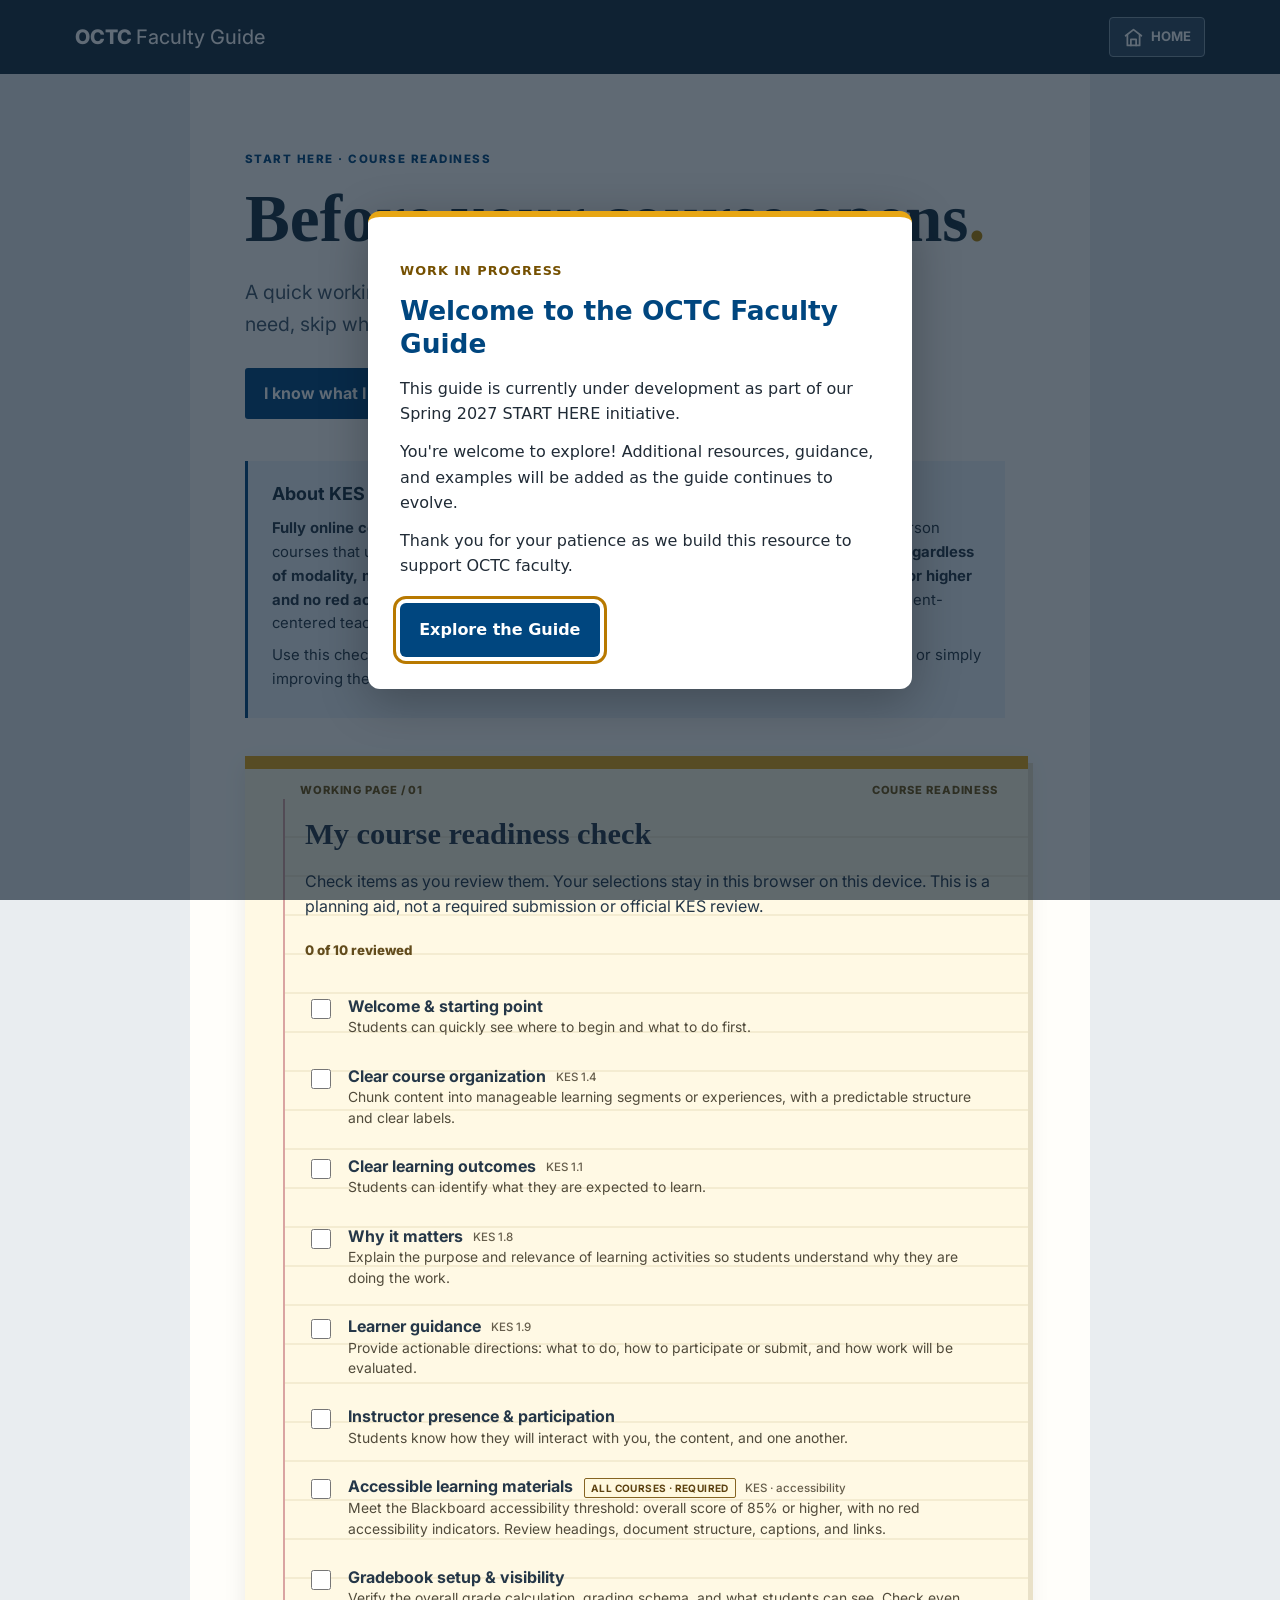
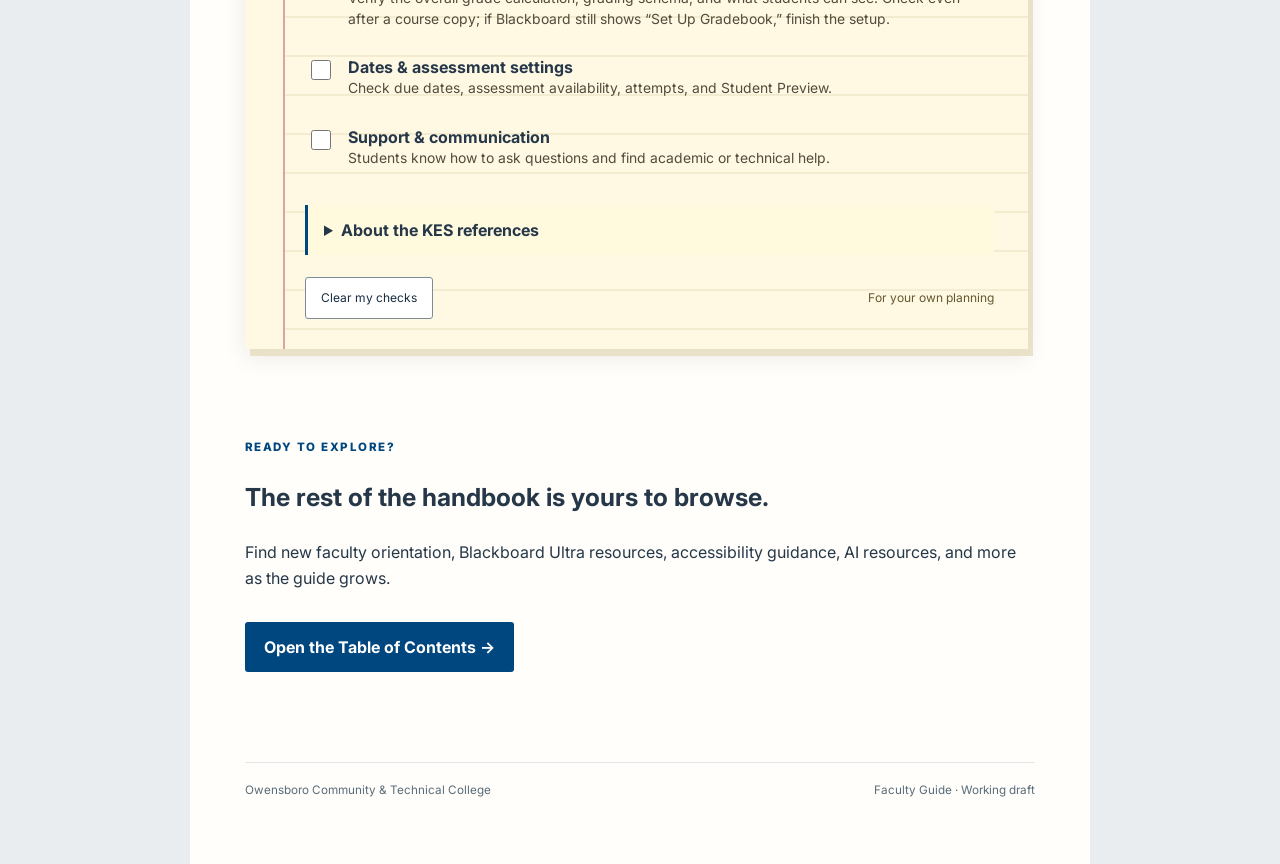
<file: index.html>
<!doctype html><html lang="en"><head><meta charset="utf-8"><meta name="viewport" content="width=device-width,initial-scale=1"><meta name="description" content="OCTC Faculty Guide course readiness check"><title>Course Readiness Check | OCTC Faculty Guide</title><link rel="stylesheet" href="styles.css"><link rel="stylesheet" href="readiness.css"></head><body><a class="skip" href="#main">Skip to checklist</a><header class="ready-header"><a href="guide.html" class="brand-link">OCTC <span>Faculty Guide</span></a><a class="home-link" href="guide.html" aria-label="Home — Faculty Guide" title="Home"><svg aria-hidden="true" width="21" height="21" viewBox="0 0 24 24" fill="none" stroke="currentColor" stroke-width="2" stroke-linecap="round" stroke-linejoin="round"><path d="m3 10 9-7 9 7"/><path d="M5 9v12h14V9"/><path d="M9 21v-7h6v7"/></svg><span class="home-label">HOME</span></a><a class="toc-link" href="guide.html">Skip to Table of Contents <span aria-hidden="true">→</span></a></header><main id="main" class="ready-main"><p class="overline">START HERE · COURSE READINESS</p><h1>Before your course opens<span class="period">.</span></h1><p class="lead">A quick working checklist to help you review the essentials. Use what you need, skip what you don't, and come back anytime.</p><div class="ready-actions"><a class="primary-action" href="guide.html">I know what I need — go to the guide <span aria-hidden="true">→</span></a><button id="print" type="button">Print checklist</button></div><aside class="kes-context" aria-label="About KES standards"><h2>About KES standards</h2><p><strong>Fully online courses are required to meet the Kentucky Essential Standards (KES).</strong> In-person courses that use Blackboard are not subject to that same KES requirement. <strong>All courses, regardless of modality, must meet the Blackboard accessibility threshold: an overall score of 85% or higher and no red accessibility indicators.</strong> The other principles behind KES reflect effective, student-centered teaching practices that benefit students in any course format.</p><p>Use this checklist to strengthen your course, whether you’re preparing for a formal review or simply improving the student experience.</p></aside><section class="pad" aria-labelledby="pad-title"><div class="pad-top"><span>WORKING PAGE / 01</span><span>COURSE READINESS</span></div><div class="pad-content"><h2 id="pad-title">My course readiness check</h2><p>Check items as you review them. Your selections stay in this browser on this device. This is a planning aid, not a required submission or official KES review.</p><div class="progress" aria-live="polite" id="progress">0 of 10 reviewed</div><div class="checklist">
<label><input type="checkbox" data-item="welcome"><span><strong>Welcome &amp; starting point</strong><small>Students can quickly see where to begin and what to do first.</small></span></label>
<label><input type="checkbox" data-item="navigation"><span><strong>Clear course organization <span class="kes-tag" title="Kentucky Essential Standard 1.4">KES 1.4</span></strong><small>Chunk content into manageable learning segments or experiences, with a predictable structure and clear labels.</small></span></label>
<label><input type="checkbox" data-item="objectives"><span><strong>Clear learning outcomes <span class="kes-tag" title="Kentucky Essential Standard 1.1">KES 1.1</span></strong><small>Students can identify what they are expected to learn.</small></span></label>
<label><input type="checkbox" data-item="purpose"><span><strong>Why it matters <span class="kes-tag" title="Kentucky Essential Standard 1.8">KES 1.8</span></strong><small>Explain the purpose and relevance of learning activities so students understand why they are doing the work.</small></span></label>
<label><input type="checkbox" data-item="instructions"><span><strong>Learner guidance <span class="kes-tag" title="Kentucky Essential Standard 1.9">KES 1.9</span></strong><small>Provide actionable directions: what to do, how to participate or submit, and how work will be evaluated.</small></span></label>
<label><input type="checkbox" data-item="interaction"><span><strong>Instructor presence &amp; participation</strong><small>Students know how they will interact with you, the content, and one another.</small></span></label>
<label><input type="checkbox" data-item="access"><span><strong>Accessible learning materials <span class="required-tag">ALL COURSES · REQUIRED</span> <span class="kes-tag" title="Connects to multiple KES accessibility standards">KES · accessibility</span></strong><small>Meet the Blackboard accessibility threshold: overall score of 85% or higher, with no red accessibility indicators. Review headings, document structure, captions, and links.</small></span></label>
<label><input type="checkbox" data-item="gradebook"><span><strong>Gradebook setup &amp; visibility</strong><small>Verify the overall grade calculation, grading schema, and what students can see. Check even after a course copy; if Blackboard still shows “Set Up Gradebook,” finish the setup.</small></span></label>
<label><input type="checkbox" data-item="dates"><span><strong>Dates &amp; assessment settings</strong><small>Check due dates, assessment availability, attempts, and Student Preview.</small></span></label>
<label><input type="checkbox" data-item="support"><span><strong>Support &amp; communication</strong><small>Students know how to ask questions and find academic or technical help.</small></span></label>
</div><details class="note"><summary>About the KES references</summary><p>The small references identify related Kentucky Essential Standards. Accessibility spans several separate KES requirements, so its individual standards will be mapped once we verify the original checklist. KES references do not mean every course must undergo a KES review.</p></details><div class="pad-bottom"><button id="reset" type="button">Clear my checks</button><span>For your own planning</span></div></div></section><section class="after"><p class="chapter-no">READY TO EXPLORE?</p><h2>The rest of the handbook is yours to browse.</h2><p>Find new faculty orientation, Blackboard Ultra resources, accessibility guidance, AI resources, and more as the guide grows.</p><a class="primary-action" href="guide.html">Open the Table of Contents <span aria-hidden="true">→</span></a></section><footer>Owensboro Community &amp; Technical College <span>Faculty Guide · Working draft</span></footer></main><script src="readiness.js"></script><style>
#faculty-preview{box-sizing:border-box;width:min(92vw,34rem);max-height:85vh;overflow:auto;border:0;border-top:6px solid #e7a614;border-radius:12px;padding:clamp(1.25rem,4vw,2rem);background:#fff;color:#202b36;box-shadow:0 12px 48px #0004;font-family:system-ui,sans-serif}
#faculty-preview::backdrop{background:rgba(12,28,45,.65)}
#faculty-preview h2{color:#00467f;font-size:1.65rem;line-height:1.25;margin:.6rem 0 1rem}
#faculty-preview p{line-height:1.6;margin:.75rem 0}
#faculty-preview .preview-label{font-size:.8rem;font-weight:700;letter-spacing:.08em;text-transform:uppercase;color:#755000}
#faculty-preview button{background:#00467f;color:#fff;border:0;border-radius:6px;padding:.85rem 1.2rem;font:inherit;font-weight:600;cursor:pointer;margin-top:.75rem}
#faculty-preview button:focus-visible{outline:3px solid #b87900;outline-offset:4px}
@media print{#faculty-preview{display:none!important}}
</style>
<dialog id="faculty-preview" aria-labelledby="preview-title" aria-describedby="preview-description">
<p class="preview-label">Work in progress</p>
<h2 id="preview-title">Welcome to the OCTC Faculty Guide</h2>
<div id="preview-description"><p>This guide is currently under development as part of our Spring 2027 START HERE initiative.</p><p>You're welcome to explore! Additional resources, guidance, and examples will be added as the guide continues to evolve.</p><p>Thank you for your patience as we build this resource to support OCTC faculty.</p></div>
<form method="dialog"><button autofocus>Explore the Guide</button></form>
</dialog>
<script>
(function(){const dialog=document.getElementById('faculty-preview');const key='octc-faculty-preview-v1';let seen=false;try{seen=localStorage.getItem(key)==='1';}catch(e){}if(!seen&&typeof dialog.showModal==='function'){dialog.addEventListener('close',function(){try{localStorage.setItem(key,'1');}catch(e){}const main=document.getElementById('main');if(main){main.setAttribute('tabindex','-1');main.focus({preventScroll:true});}});dialog.showModal();}})();
</script>
</body></html>
</file>
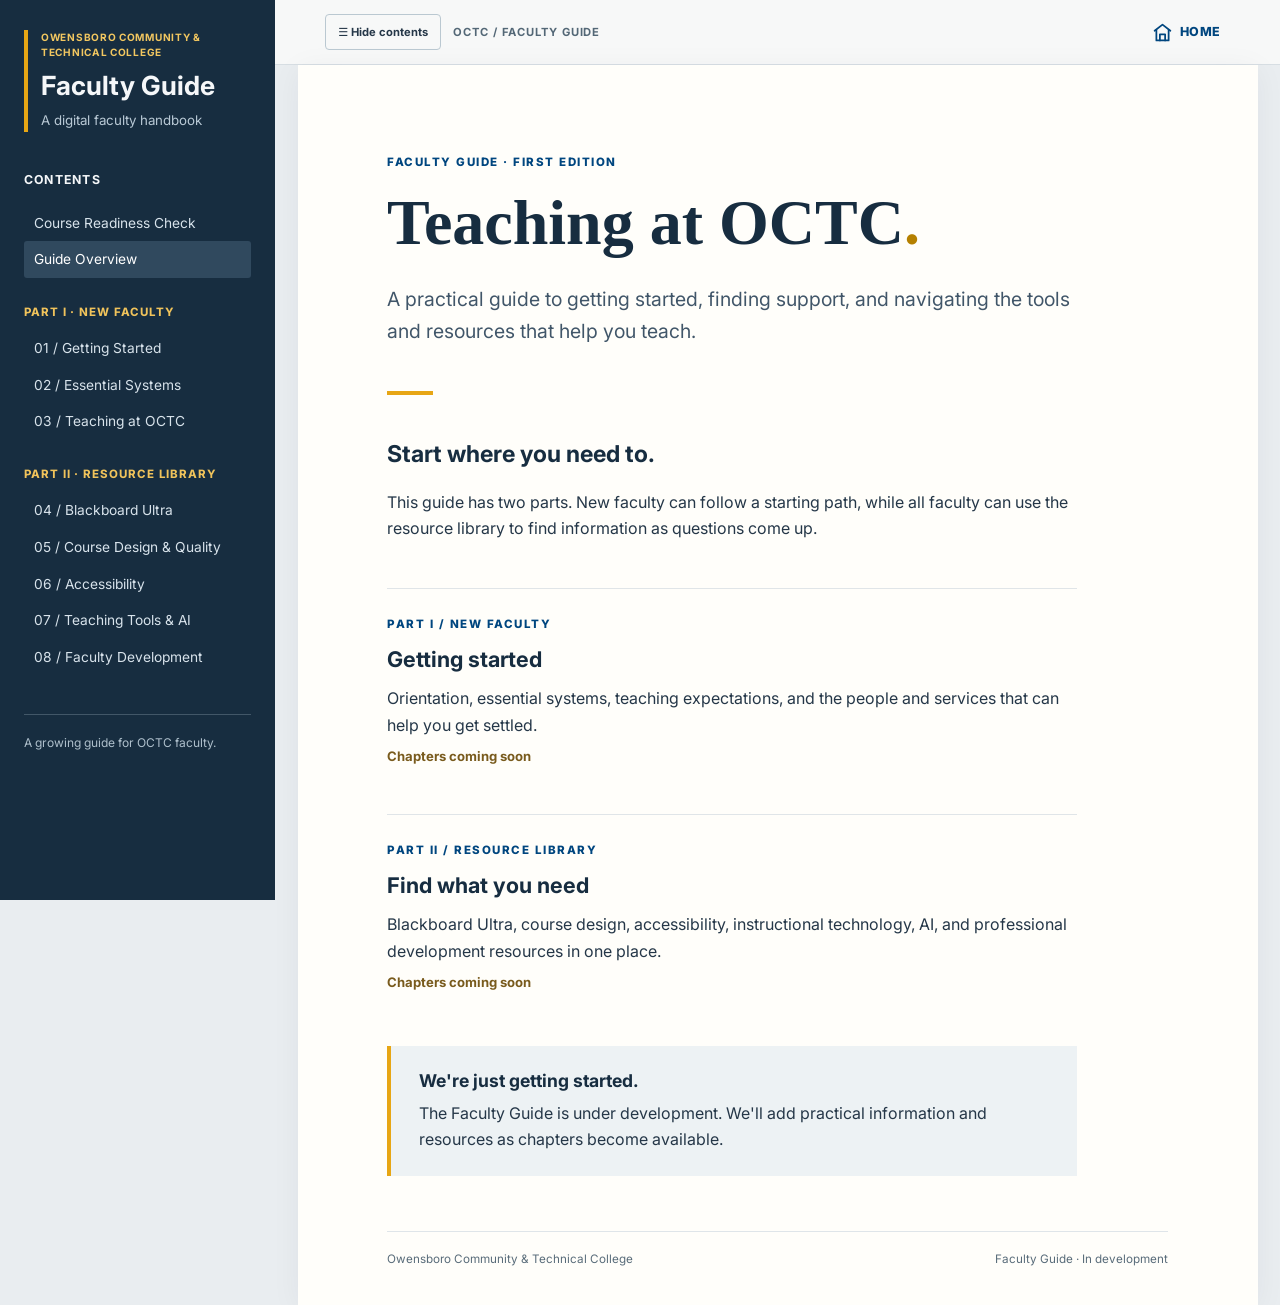
<file: guide.html>
<!doctype html>
<html lang="en"><head><meta charset="utf-8"><meta name="viewport" content="width=device-width,initial-scale=1"><meta name="description" content="OCTC Faculty Guide: new faculty orientation and teaching resources."><title>OCTC Faculty Guide</title><link rel="stylesheet" href="styles.css"></head>
<body><a class="skip" href="#main">Skip to content</a><div class="layout" id="layout"><aside class="toc" id="toc"><div class="brand"><span>OWENSBORO COMMUNITY &amp; TECHNICAL COLLEGE</span><strong>Faculty Guide</strong><small>A digital faculty handbook</small></div><nav aria-label="Table of contents"><h2>Contents</h2><a href="index.html">Course Readiness Check</a><a href="#welcome" aria-current="page">Guide Overview</a><p>PART I · NEW FACULTY</p><a href="#orientation">01 / Getting Started</a><a href="#orientation">02 / Essential Systems</a><a href="#orientation">03 / Teaching at OCTC</a><p>PART II · RESOURCE LIBRARY</p><a href="#resources">04 / Blackboard Ultra</a><a href="#resources">05 / Course Design &amp; Quality</a><a href="#resources">06 / Accessibility</a><a href="#resources">07 / Teaching Tools &amp; AI</a><a href="#resources">08 / Faculty Development</a></nav><div class="toc-foot">A growing guide for OCTC faculty.</div></aside><div class="book"><header class="toolbar"><button id="toggle" type="button" aria-controls="toc" aria-expanded="true"><span aria-hidden="true">☰</span> <span id="toggle-label">Hide contents</span></button><span>OCTC / FACULTY GUIDE</span><a class="home-link" href="guide.html" aria-label="Home — Faculty Guide" title="Home"><svg aria-hidden="true" width="21" height="21" viewBox="0 0 24 24" fill="none" stroke="currentColor" stroke-width="2" stroke-linecap="round" stroke-linejoin="round"><path d="m3 10 9-7 9 7"/><path d="M5 9v12h14V9"/><path d="M9 21v-7h6v7"/></svg><span class="home-label">HOME</span></a></header><main id="main"><article class="page"><p class="overline" id="welcome">FACULTY GUIDE · FIRST EDITION</p><h1>Teaching at OCTC<span class="period">.</span></h1><p class="lead">A practical guide to getting started, finding support, and navigating the tools and resources that help you teach.</p><div class="rule"></div><h2>Start where you need to.</h2><p>This guide has two parts. New faculty can follow a starting path, while all faculty can use the resource library to find information as questions come up.</p><section class="chapter" id="orientation"><p class="chapter-no">PART I / NEW FACULTY</p><h3>Getting started</h3><p>Orientation, essential systems, teaching expectations, and the people and services that can help you get settled.</p><p class="pending">Chapters coming soon</p></section><section class="chapter" id="resources"><p class="chapter-no">PART II / RESOURCE LIBRARY</p><h3>Find what you need</h3><p>Blackboard Ultra, course design, accessibility, instructional technology, AI, and professional development resources in one place.</p><p class="pending">Chapters coming soon</p></section><section class="closing" aria-label="Development notice"><h2>We're just getting started.</h2><p>The Faculty Guide is under development. We'll add practical information and resources as chapters become available.</p></section><footer>Owensboro Community &amp; Technical College <span>Faculty Guide · In development</span></footer></article></main></div></div><script src="script.js"></script></body></html>
</file>
<file: styles.css>
@import url("https://fonts.googleapis.com/css2?family=Inter:wght@400;500;600;700;800&display=swap");
:root{--navy:#172d40;--blue:#00467f;--gold:#e7a614;--paper:#fffefa;--ink:#253748;--muted:#586b79}*{box-sizing:border-box}html{scroll-behavior:smooth}body{margin:0;background:#e9edf0;color:var(--ink);font:16px/1.65 system-ui,-apple-system,"Segoe UI",Arial,sans-serif}.skip{position:absolute;left:-9999px;top:0;background:white;padding:12px;z-index:5}.skip:focus{left:8px}.layout{display:grid;grid-template-columns:275px minmax(0,1fr);min-height:100vh;transition:grid-template-columns .2s}.toc{background:var(--navy);color:#f5f7f9;padding:30px 24px;position:sticky;top:0;height:100vh;overflow-y:auto}.brand{border-left:4px solid var(--gold);padding-left:13px;margin-bottom:38px}.brand span{display:block;font-size:.63rem;line-height:1.5;color:#f2c760;letter-spacing:.07em;font-weight:700}.brand strong{display:block;font-size:1.65rem;line-height:1.2;margin:10px 0 4px}.brand small{color:#b9c9d5}.toc h2{font-size:.77rem;text-transform:uppercase;letter-spacing:.1em;margin:0 0 14px}.toc nav p{color:#f0c35b;font-size:.72rem;font-weight:750;letter-spacing:.08em;margin:25px 0 8px}.toc nav a{display:block;text-decoration:none;color:#d8e3eb;font-size:.86rem;padding:7px 10px;border-radius:3px}.toc nav a:hover,.toc nav a:focus-visible,.toc nav a[aria-current]{background:#30495e;color:white}.toc-foot{border-top:1px solid #425768;color:#afc0cc;font-size:.75rem;margin-top:38px;padding-top:18px}.book{min-width:0}.toolbar{height:65px;background:#f7f8f8;border-bottom:1px solid #d7dee3;display:flex;align-items:center;justify-content:space-between;padding:0 5%;font-size:.7rem;letter-spacing:.08em;font-weight:700;color:#536776}.toolbar button{font:inherit;letter-spacing:normal;background:transparent;border:1px solid #bac8d1;border-radius:4px;padding:8px 12px;cursor:pointer;color:var(--ink)}.toolbar button:hover,.toolbar button:focus-visible{background:#e8eff4}.page{background:var(--paper);max-width:960px;min-height:calc(100vh - 65px);margin:0 auto;padding:clamp(30px,6vw,82px) clamp(24px,7vw,90px) 35px;box-shadow:0 4px 28px #172d400d}.overline,.chapter-no{color:var(--blue);font-size:.72rem;font-weight:800;letter-spacing:.13em}.page h1{font-family:Georgia,serif;font-size:clamp(2.5rem,5vw,4.5rem);line-height:1.12;color:var(--navy);font-weight:600;margin:15px 0 24px}.period{color:#b58000}.lead{font-size:1.22rem;line-height:1.65;color:#415669;max-width:660px}.rule{background:var(--gold);width:46px;height:4px;margin:44px 0}.page h2{font-size:1.45rem;line-height:1.3;color:var(--navy)}.page>p,.page>section{max-width:690px}.chapter{margin:46px 0 0;padding-top:18px;border-top:1px solid #e0e5e8;scroll-margin-top:30px}.chapter h3{font-size:1.35rem;margin:8px 0;color:var(--navy)}.chapter p{margin:8px 0}.pending{color:#795b1d;font-weight:700;font-size:.82rem}.closing{background:#edf2f4;padding:24px 28px;margin-top:52px;border-left:4px solid var(--gold)}.closing h2{font-size:1.1rem;margin:0 0 7px}.closing p{margin:0}footer{display:flex;justify-content:space-between;gap:12px;border-top:1px solid #dfe5e9;margin-top:55px;padding-top:18px;color:var(--muted);font-size:.73rem}.layout.closed{grid-template-columns:0 minmax(0,1fr)}.layout.closed .toc{padding:0;overflow:hidden}.layout.closed .page{max-width:980px}@media(max-width:760px){.layout{display:block}.toc{position:fixed;top:65px;left:0;bottom:0;height:auto;width:min(310px,88vw);z-index:3;box-shadow:8px 0 25px #0003}.layout.closed .toc{transform:translateX(-110%);padding:30px 24px}.toolbar{position:sticky;top:0;z-index:4}.page{min-height:calc(100vh - 65px);box-shadow:none}footer{flex-direction:column}.layout:not(.closed) .book:after{content:"";position:fixed;inset:65px 0 0;background:#0004;z-index:2;pointer-events:none}}@media(prefers-reduced-motion:reduce){html{scroll-behavior:auto}.layout{transition:none}}
/* Shared home / contents navigation */
.home-link{display:inline-flex;align-items:center;gap:7px;color:inherit;text-decoration:none;font-size:.82rem;font-weight:700;letter-spacing:normal;border-radius:4px;padding:7px 9px}.home-link:hover,.home-link:focus-visible{outline:2px solid currentColor;outline-offset:2px}.toolbar .home-link{color:#00467f}.toolbar{gap:12px}.toolbar>span:last-child{margin-left:auto}.ready-header .home-link{color:#ffe19a;margin-left:auto}.ready-header .toc-link{margin-left:0}@media(max-width:600px){.home-label{display:none}.ready-header{gap:8px}}

/* Contemporary, legible body typography */
body{font-family:Inter,system-ui,-apple-system,"Segoe UI",Arial,sans-serif}
.toolbar button,.ready-actions button,.pad-bottom button{font-family:inherit}
/* Ensure the home/contents control is clearly visible on dark headers */
.ready-header .home-link,.ready-header .home-link:visited{color:#fff!important;background:#304b61;border:1px solid #8198a8;min-height:40px;padding:8px 13px;white-space:nowrap}
.ready-header .home-link:hover,.ready-header .home-link:focus-visible{background:#47667e;outline:2px solid #f3c24d;outline-offset:2px}
.ready-header .home-link svg{stroke:#fff}

/* Faculty Guide navigation: contents toggle left, HOME upper right */
.toolbar .home-link{margin-left:auto;color:#00467f;font-size:.78rem;font-weight:800;letter-spacing:.035em;white-space:nowrap}
.toolbar>span:last-of-type{margin-left:0}
@media(max-width:600px){.home-label{display:inline}}
</file>
<file: readiness.css>
.ready-header{height:74px;background:#172d40;color:white;display:flex;justify-content:space-between;align-items:center;padding:12px clamp(20px,6vw,75px);gap:15px}.brand-link{color:white;text-decoration:none;font-size:1.25rem;font-weight:800}.brand-link span{font-weight:450}.toc-link{color:#ffe19a;text-decoration:underline;text-underline-offset:4px;font-weight:700;font-size:.88rem}.ready-main{max-width:900px;margin:0 auto;padding:clamp(30px,5vw,65px) clamp(18px,5vw,55px);background:#fffefa;min-height:100vh}.ready-main h1{font-family:Georgia,serif;font-size:clamp(2.4rem,6vw,4.2rem);line-height:1.13;color:#172d40;margin:12px 0}.ready-main .lead{max-width:700px}.ready-actions{display:flex;align-items:center;gap:18px;flex-wrap:wrap;margin:28px 0 42px}.primary-action{display:inline-block;background:#00467f;color:white;padding:12px 19px;text-decoration:none;font-weight:700;border-radius:3px}.primary-action:hover,.primary-action:focus-visible{background:#17344b}.ready-actions button,.pad-bottom button{border:1px solid #7c8c96;background:white;color:#172d40;padding:10px 15px;border-radius:3px;font:inherit;cursor:pointer}.pad{background:#fff9e4;box-shadow:5px 7px 0 #e9e1c8,0 8px 22px #00000015;border-top:13px solid #e7a614;position:relative;margin:20px 7px 65px 0}.pad-top{display:flex;justify-content:space-between;gap:10px;padding:12px 30px 0 55px;font-size:.7rem;letter-spacing:.08em;font-weight:800;color:#705312}.pad-content{margin-left:38px;padding:12px 34px 30px 20px;border-left:2px solid #d9a4a1;background:repeating-linear-gradient(to bottom,transparent 0,transparent 37px,#e9dfbe 38px,transparent 39px)}.pad h2{font-family:Georgia,serif;font-size:1.9rem;line-height:1.2;margin:5px 0 12px;color:#273747}.pad p{line-height:1.6}.progress{font-size:.83rem;font-weight:800;color:#624c1c;margin:20px 0}.checklist label{display:flex;align-items:flex-start;gap:14px;padding:13px 2px;cursor:pointer;min-height:70px}.checklist input{width:20px;height:20px;accent-color:#00467f;margin-top:4px;flex-shrink:0}.checklist strong{display:block;font-size:1rem;line-height:1.4}.checklist small{display:block;font-size:.87rem;line-height:1.5;color:#514b3b}.checklist input:checked+span strong{text-decoration:line-through;text-decoration-thickness:1px}.note{background:#fff9dd;padding:12px 16px;margin:22px 0;border-left:3px solid #00467f}.note summary{font-weight:700;cursor:pointer}.pad-bottom{display:flex;align-items:center;justify-content:space-between;gap:10px;font-size:.75rem;color:#65582e}.after{padding:12px 0 35px}.after h2{font-size:1.55rem}.after .primary-action{margin-top:14px}.ready-main footer{max-width:none}@media(max-width:600px){.ready-header{height:auto;min-height:70px}.toc-link{font-size:.78rem}.pad-top{padding-left:26px}.pad-content{margin-left:18px;padding-right:15px;padding-left:14px}.pad h2{font-size:1.5rem}.ready-main{padding-left:18px;padding-right:18px}}@media print{body{background:white}.ready-header,.ready-actions,.after,.pad-bottom button,.toc-link{display:none!important}.ready-main{max-width:none;padding:0}.pad{box-shadow:none;margin:0;background:#fff9e4;print-color-adjust:exact}.pad-content{background:none}.checklist label{break-inside:avoid}.note{break-inside:avoid}footer{margin-top:20px}}
/* Keep both navigation actions together rather than separated across the header */
.ready-header{justify-content:flex-start}
.ready-header .home-link{margin-left:auto}
.ready-header .toc-link{display:none}

.kes-context{margin:0 0 38px;padding:18px 24px;background:#edf3f6;border-left:3px solid #00467f;max-width:760px}.kes-context h2{font-size:1.12rem;margin:0 0 9px;color:#172d40}.kes-context p{margin:8px 0;font-size:.93rem;line-height:1.6}.kes-tag{display:inline-block;vertical-align:middle;margin-left:7px;padding:1px 6px;border:1px solid #a08b50;border-radius:2px;font-family:Inter,system-ui,sans-serif;font-size:.65rem;font-weight:700;letter-spacing:.03em;color:#5f4b1f;white-space:nowrap;text-decoration:none}.checklist input:checked+span .kes-tag{text-decoration:none}@media print{.kes-context{background:white;border-left:2px solid #00467f;break-inside:avoid}}

.required-tag{display:inline-block;vertical-align:middle;margin-left:7px;padding:1px 6px;background:#fff9df;border:1px solid #856422;border-radius:2px;font:700 .63rem/1.6 Inter,system-ui,sans-serif;letter-spacing:.04em;color:#5c4211;white-space:nowrap}.checklist input:checked+span .required-tag{text-decoration:none}

/* Quiet inline KES references: annotations, not badges */
.kes-tag{display:inline;font:500 .72rem/1.3 Inter,system-ui,sans-serif;color:#665e4c;background:none;border:0;border-radius:0;padding:0;margin-left:.35rem;letter-spacing:0;white-space:nowrap;text-decoration:none}
</file>
